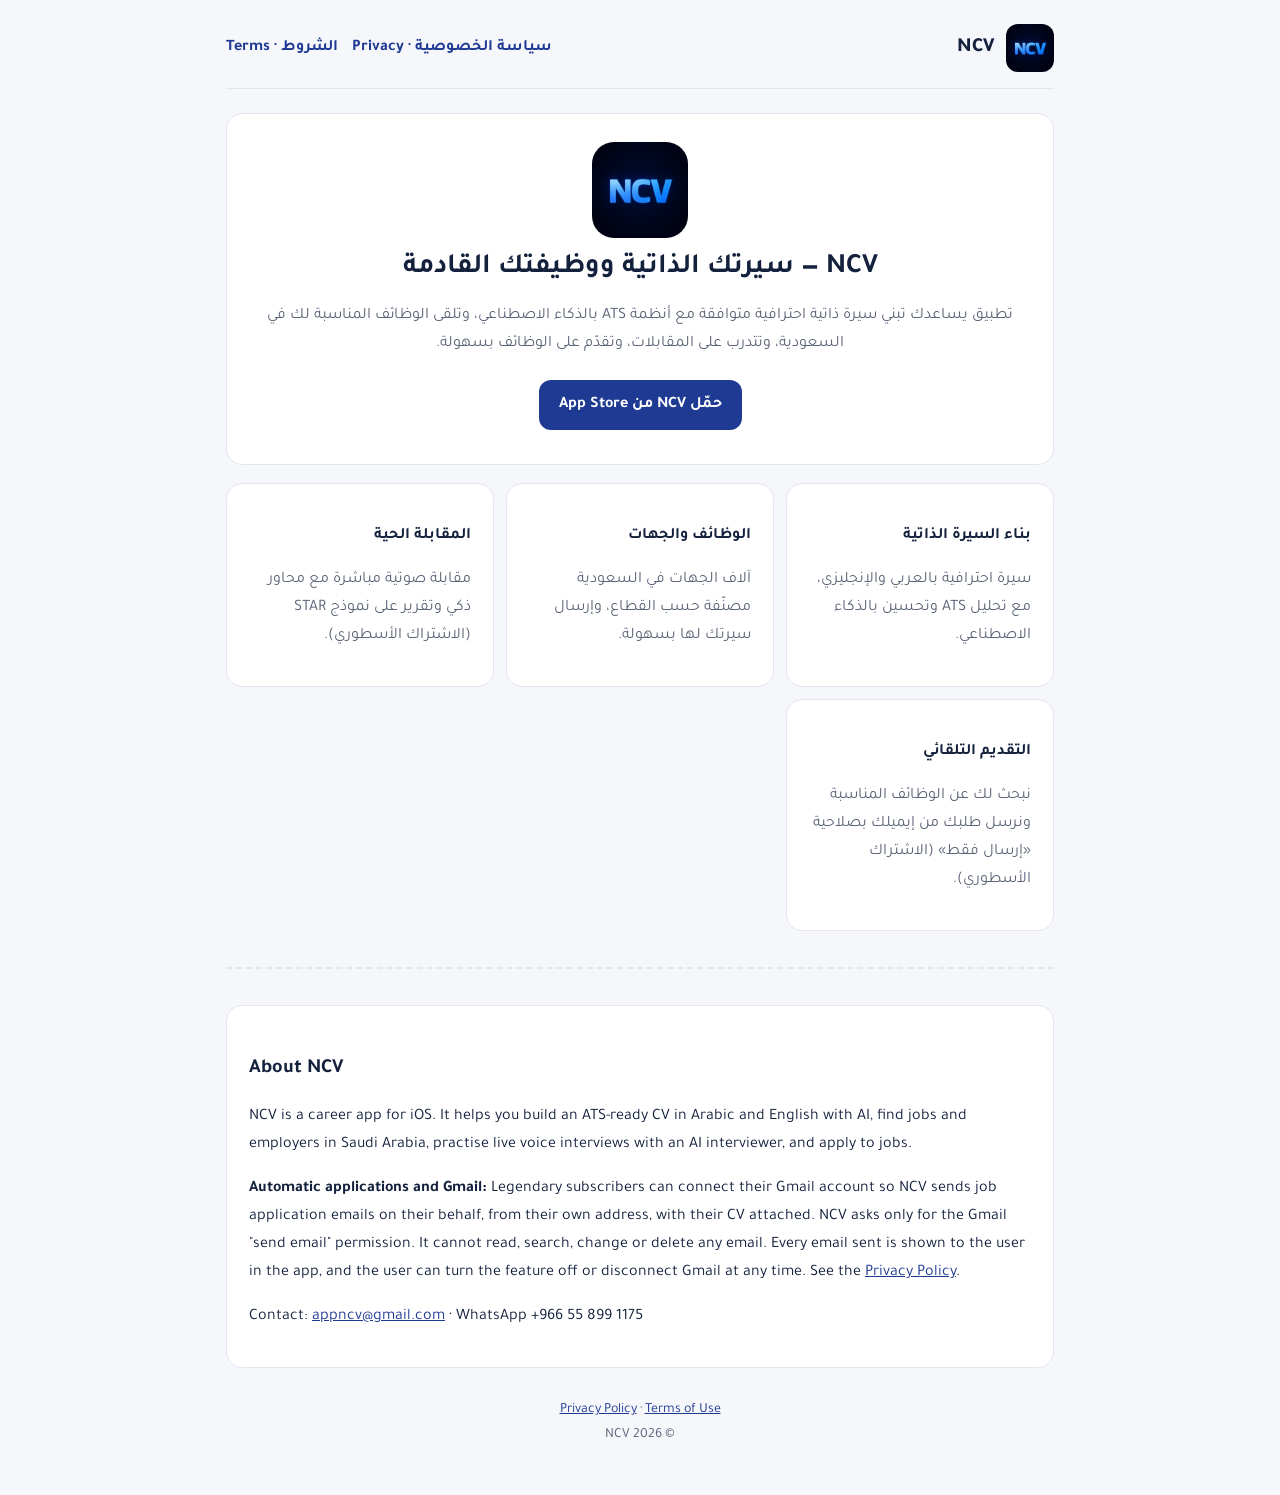
<file: index.html>
<!doctype html>
<html lang="ar" dir="rtl">
<head>
  <meta charset="utf-8">
  <meta name="google-site-verification" content="tlW5N0gDcs4Izm00vb7We-b3Zbw9FSTLOO05kTjz3a8" />
  <meta name="viewport" content="width=device-width, initial-scale=1">
  <title>NCV — السيرة الذاتية والوظائف</title>
  <meta name="description" content="NCV: build an ATS-ready CV with AI, find jobs in Saudi Arabia, practise live interviews and apply automatically.">
  <link rel="icon" href="icon.png">
  <link rel="preconnect" href="https://fonts.googleapis.com">
  <link href="https://fonts.googleapis.com/css2?family=Tajawal:wght@400;500;700;800&display=swap" rel="stylesheet">
  <link rel="stylesheet" href="style.css">
</head>
<body>
  <div class="wrap">
    <header class="top">
      <img src="icon.png" alt="NCV">
      <a class="name" href="./">NCV</a>
      <nav>
        <a href="privacy.html">سياسة الخصوصية · Privacy</a>
        <a href="terms.html">الشروط · Terms</a>
      </nav>
    </header>

    <section class="card hero">
      <img src="icon.png" alt="NCV app icon">
      <h1>NCV — سيرتك الذاتية ووظيفتك القادمة</h1>
      <p class="muted">تطبيق يساعدك تبني سيرة ذاتية احترافية متوافقة مع أنظمة ATS بالذكاء الاصطناعي، وتلقى الوظائف المناسبة لك في السعودية، وتتدرب على المقابلات، وتقدّم على الوظائف بسهولة.</p>
      <a class="btn" href="https://apps.apple.com/app/ncv/id6786002916">حمّل NCV من App Store</a>
    </section>

    <div class="grid">
      <div class="card"><h3>بناء السيرة الذاتية</h3><p class="muted">سيرة احترافية بالعربي والإنجليزي، مع تحليل ATS وتحسين بالذكاء الاصطناعي.</p></div>
      <div class="card"><h3>الوظائف والجهات</h3><p class="muted">آلاف الجهات في السعودية مصنّفة حسب القطاع، وإرسال سيرتك لها بسهولة.</p></div>
      <div class="card"><h3>المقابلة الحية</h3><p class="muted">مقابلة صوتية مباشرة مع محاور ذكي وتقرير على نموذج STAR (الاشتراك الأسطوري).</p></div>
      <div class="card"><h3>التقديم التلقائي</h3><p class="muted">نبحث لك عن الوظائف المناسبة ونرسل طلبك من إيميلك بصلاحية «إرسال فقط» (الاشتراك الأسطوري).</p></div>
    </div>

    <hr class="lang-sep">

    <section dir="ltr" class="card">
      <h2>About NCV</h2>
      <p>NCV is a career app for iOS. It helps you build an ATS-ready CV in Arabic and English with AI, find jobs and employers in Saudi Arabia, practise live voice interviews with an AI interviewer, and apply to jobs.</p>
      <p><strong>Automatic applications and Gmail:</strong> Legendary subscribers can connect their Gmail account so NCV sends job application emails on their behalf, from their own address, with their CV attached. NCV asks only for the Gmail "send email" permission. It cannot read, search, change or delete any email. Every email sent is shown to the user in the app, and the user can turn the feature off or disconnect Gmail at any time. See the <a href="privacy.html">Privacy Policy</a>.</p>
      <p>Contact: <a href="mailto:appncv@gmail.com">appncv@gmail.com</a> · WhatsApp +966 55 899 1175</p>
    </section>

    <footer>
      <a href="privacy.html">Privacy Policy</a> · <a href="terms.html">Terms of Use</a><br>
      © 2026 NCV
    </footer>
  </div>
</body>
</html>
</file>
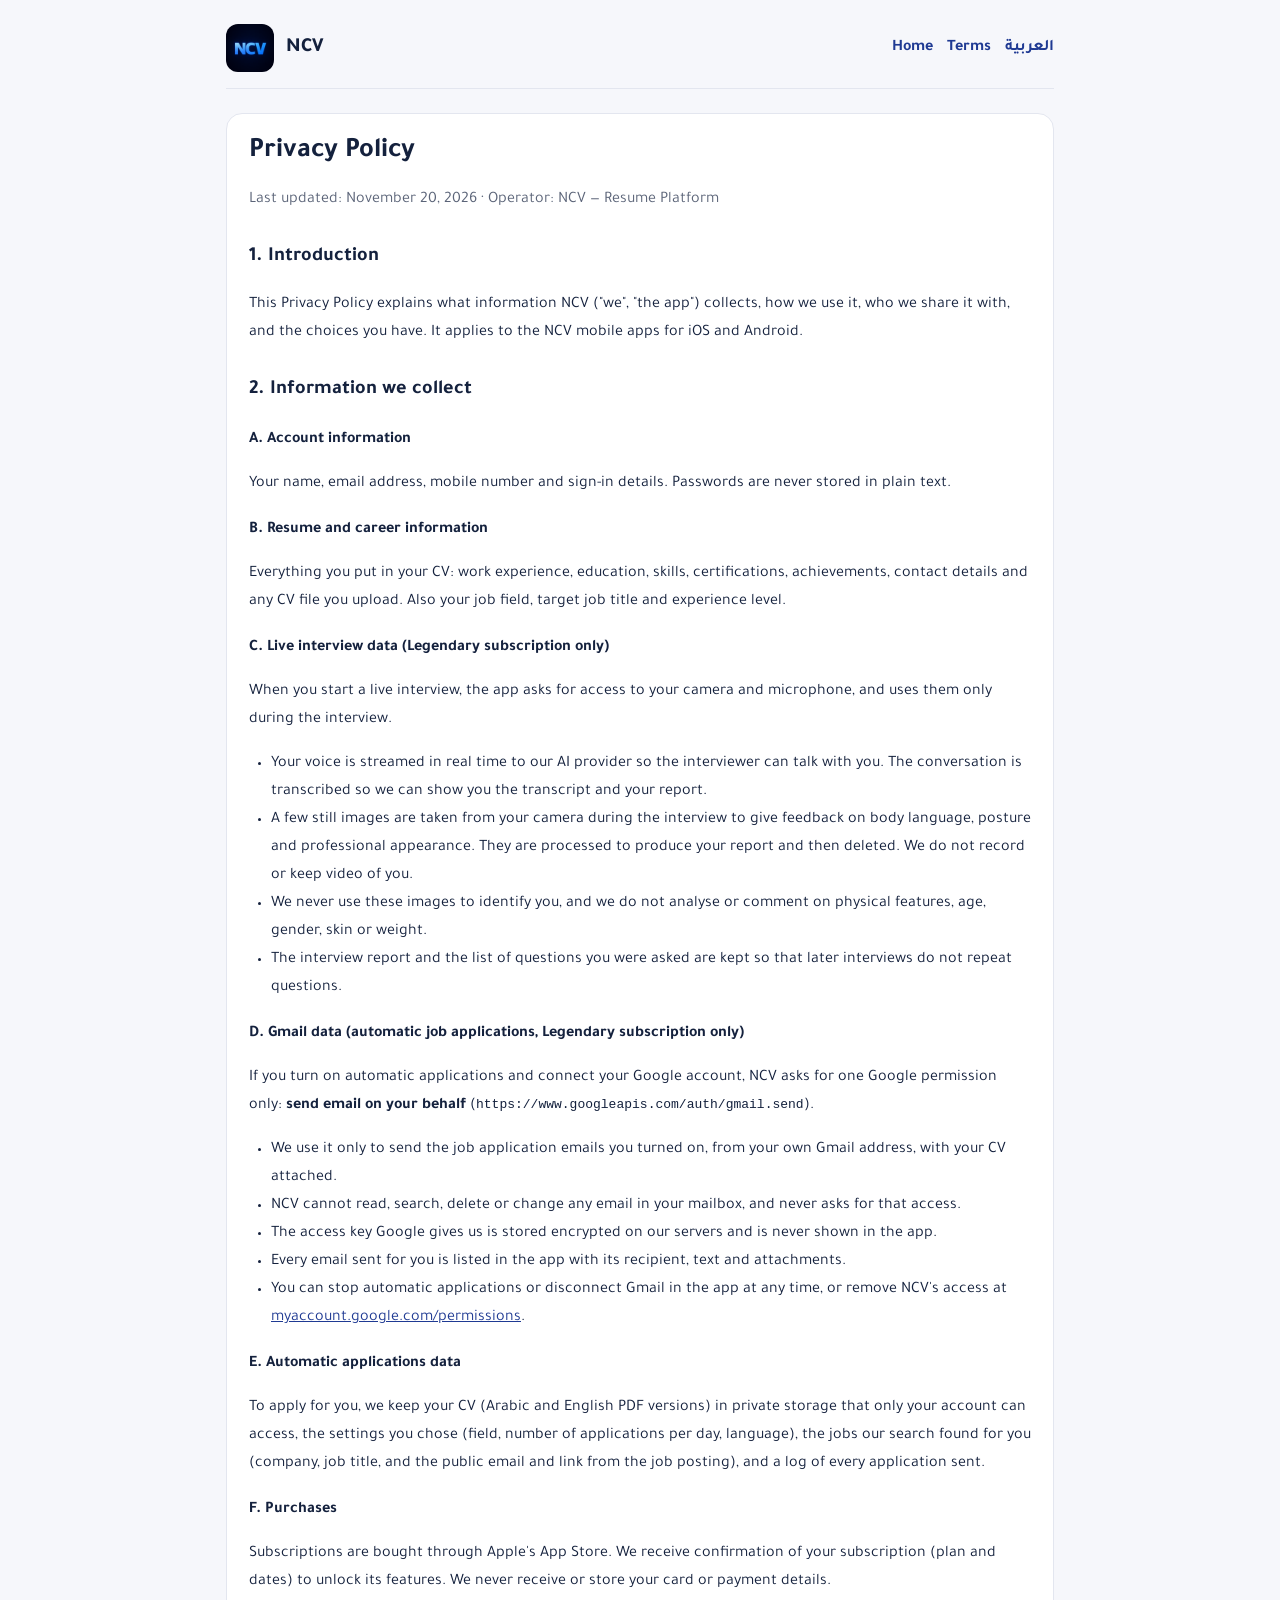
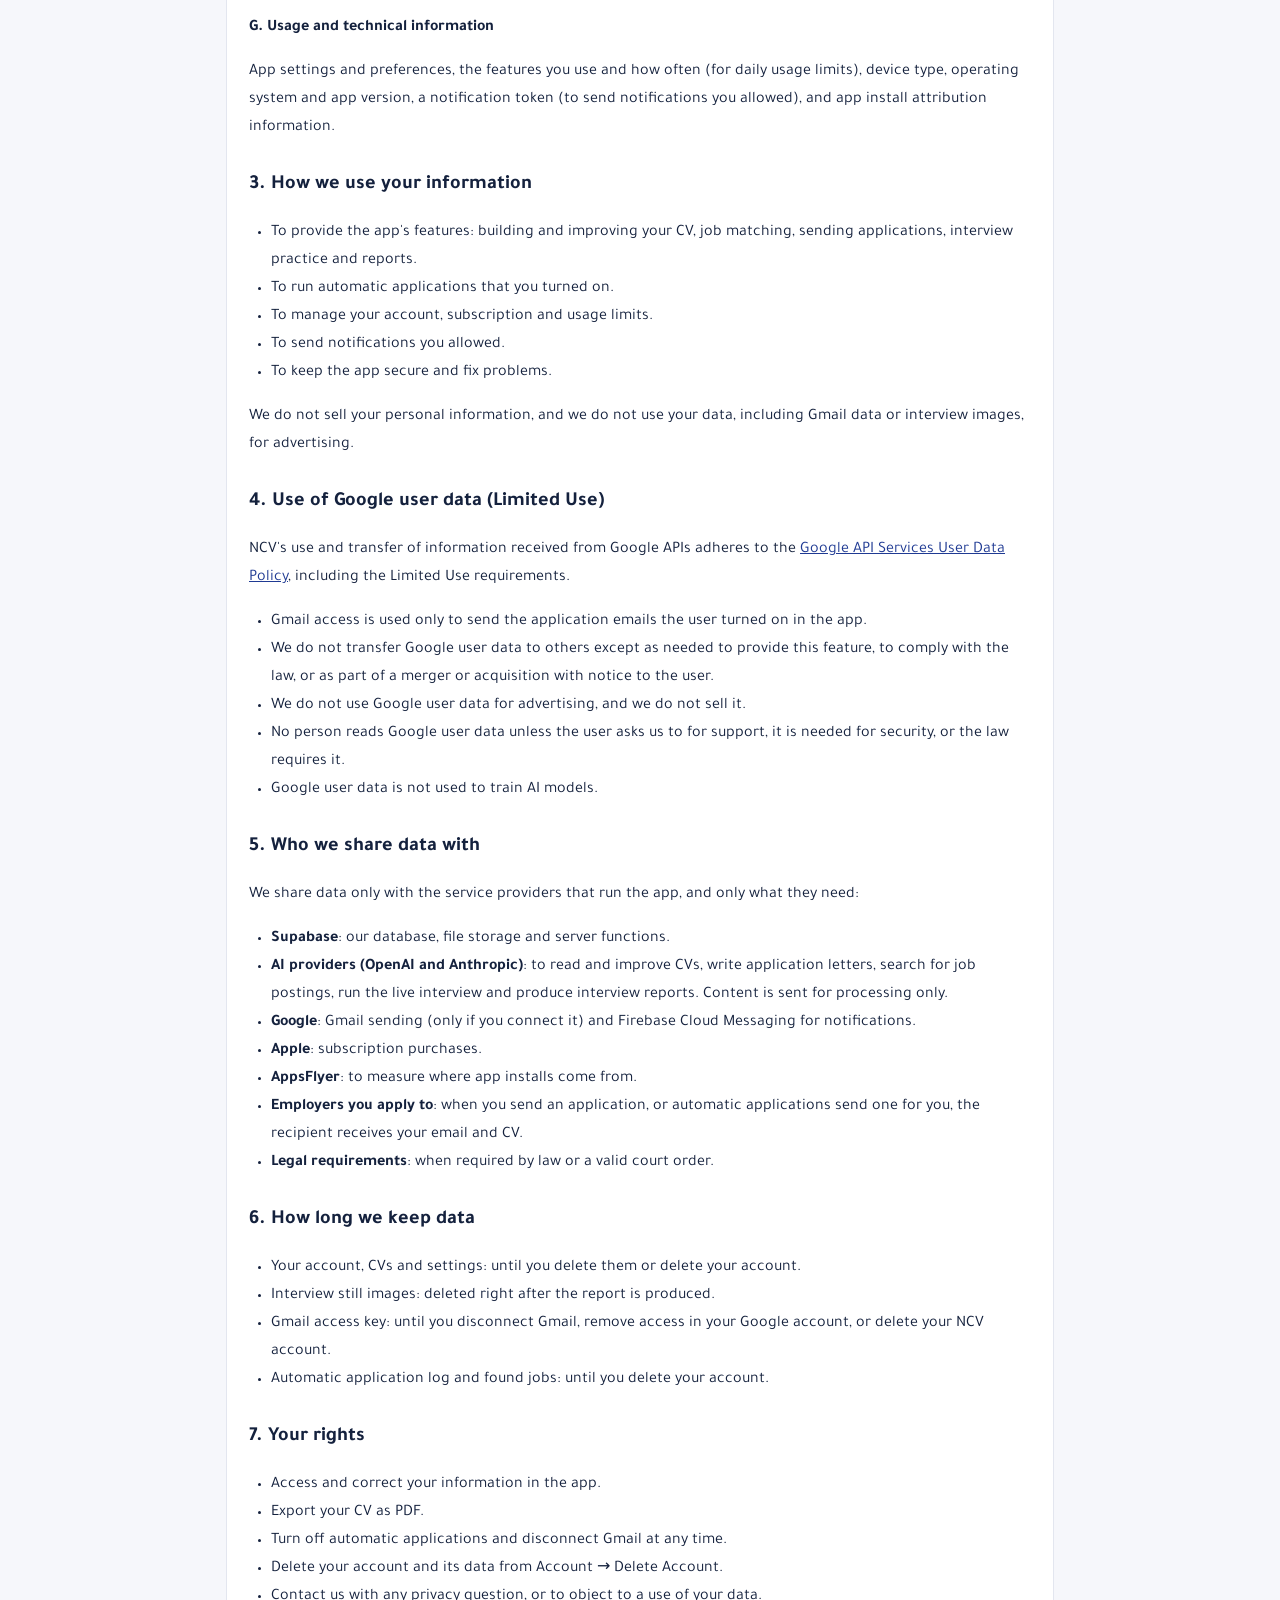
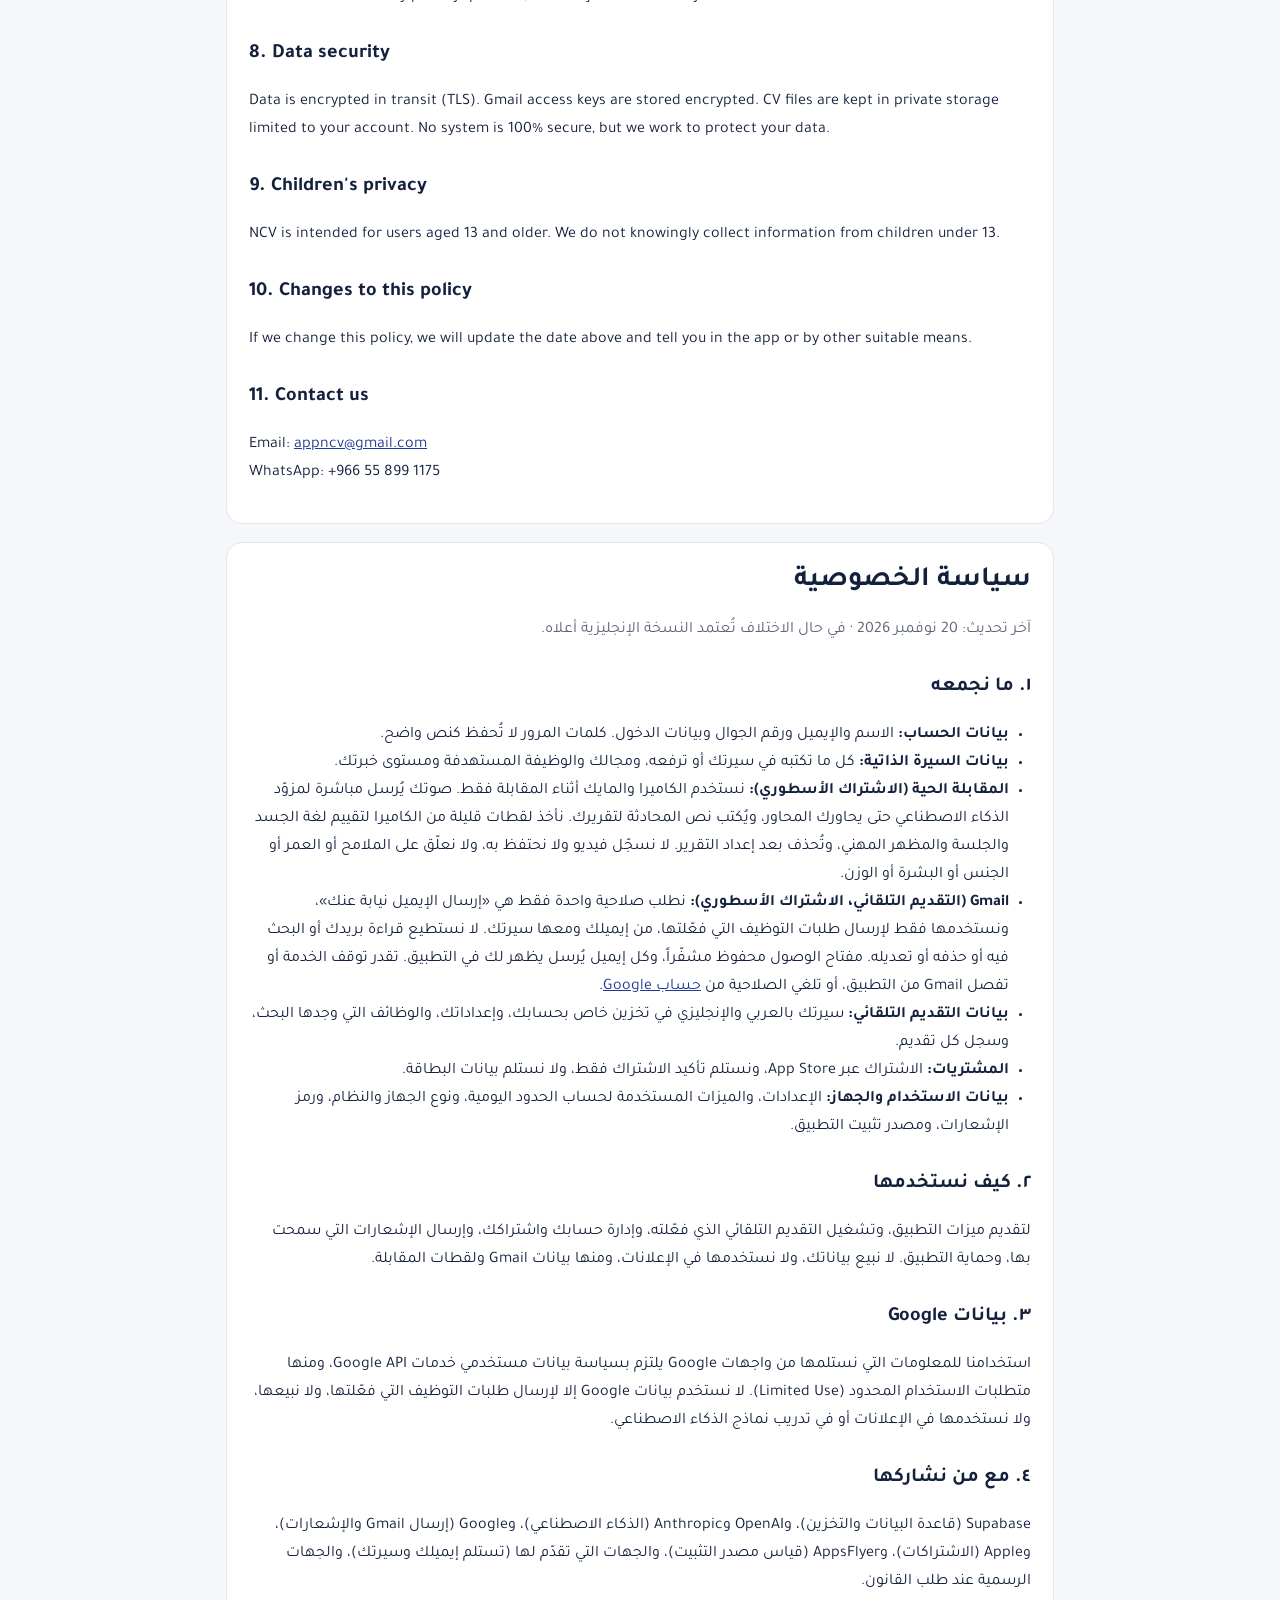
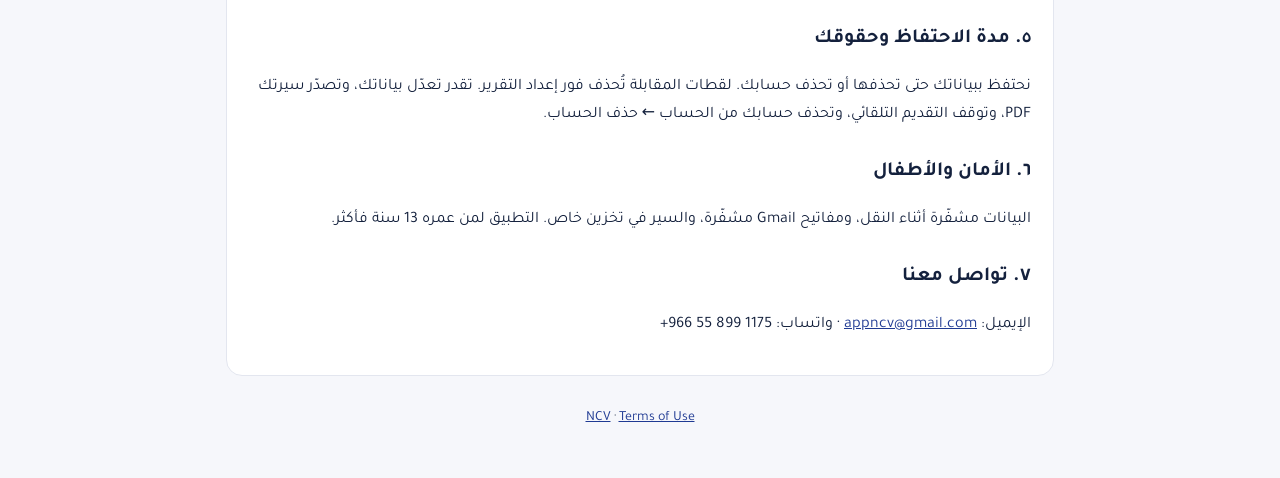
<file: privacy.html>
<!doctype html>
<html lang="en">
<head>
  <meta charset="utf-8">
  <meta name="viewport" content="width=device-width, initial-scale=1">
  <title>NCV Privacy Policy</title>
  <link rel="icon" href="icon.png">
  <link rel="preconnect" href="https://fonts.googleapis.com">
  <link href="https://fonts.googleapis.com/css2?family=Tajawal:wght@400;500;700;800&display=swap" rel="stylesheet">
  <link rel="stylesheet" href="style.css">
</head>
<body>
  <div class="wrap">
    <header class="top" dir="ltr">
      <img src="icon.png" alt="NCV">
      <a class="name" href="./">NCV</a>
      <nav>
        <a href="./">Home</a>
        <a href="terms.html">Terms</a>
        <a href="#ar">العربية</a>
      </nav>
    </header>

    <article class="card" dir="ltr">
      <h1>Privacy Policy</h1>
      <p class="muted">Last updated: November 20, 2026 · Operator: NCV — Resume Platform</p>

      <h2>1. Introduction</h2>
      <p>This Privacy Policy explains what information NCV ("we", "the app") collects, how we use it, who we share it with, and the choices you have. It applies to the NCV mobile apps for iOS and Android.</p>

      <h2>2. Information we collect</h2>
      <h3>A. Account information</h3>
      <p>Your name, email address, mobile number and sign-in details. Passwords are never stored in plain text.</p>

      <h3>B. Resume and career information</h3>
      <p>Everything you put in your CV: work experience, education, skills, certifications, achievements, contact details and any CV file you upload. Also your job field, target job title and experience level.</p>

      <h3>C. Live interview data (Legendary subscription only)</h3>
      <p>When you start a live interview, the app asks for access to your camera and microphone, and uses them only during the interview.</p>
      <ul>
        <li>Your voice is streamed in real time to our AI provider so the interviewer can talk with you. The conversation is transcribed so we can show you the transcript and your report.</li>
        <li>A few still images are taken from your camera during the interview to give feedback on body language, posture and professional appearance. They are processed to produce your report and then deleted. We do not record or keep video of you.</li>
        <li>We never use these images to identify you, and we do not analyse or comment on physical features, age, gender, skin or weight.</li>
        <li>The interview report and the list of questions you were asked are kept so that later interviews do not repeat questions.</li>
      </ul>

      <h3>D. Gmail data (automatic job applications, Legendary subscription only)</h3>
      <p>If you turn on automatic applications and connect your Google account, NCV asks for one Google permission only: <strong>send email on your behalf</strong> (<code>https://www.googleapis.com/auth/gmail.send</code>).</p>
      <ul>
        <li>We use it only to send the job application emails you turned on, from your own Gmail address, with your CV attached.</li>
        <li>NCV cannot read, search, delete or change any email in your mailbox, and never asks for that access.</li>
        <li>The access key Google gives us is stored encrypted on our servers and is never shown in the app.</li>
        <li>Every email sent for you is listed in the app with its recipient, text and attachments.</li>
        <li>You can stop automatic applications or disconnect Gmail in the app at any time, or remove NCV's access at <a href="https://myaccount.google.com/permissions">myaccount.google.com/permissions</a>.</li>
      </ul>

      <h3>E. Automatic applications data</h3>
      <p>To apply for you, we keep your CV (Arabic and English PDF versions) in private storage that only your account can access, the settings you chose (field, number of applications per day, language), the jobs our search found for you (company, job title, and the public email and link from the job posting), and a log of every application sent.</p>

      <h3>F. Purchases</h3>
      <p>Subscriptions are bought through Apple's App Store. We receive confirmation of your subscription (plan and dates) to unlock its features. We never receive or store your card or payment details.</p>

      <h3>G. Usage and technical information</h3>
      <p>App settings and preferences, the features you use and how often (for daily usage limits), device type, operating system and app version, a notification token (to send notifications you allowed), and app install attribution information.</p>

      <h2>3. How we use your information</h2>
      <ul>
        <li>To provide the app's features: building and improving your CV, job matching, sending applications, interview practice and reports.</li>
        <li>To run automatic applications that you turned on.</li>
        <li>To manage your account, subscription and usage limits.</li>
        <li>To send notifications you allowed.</li>
        <li>To keep the app secure and fix problems.</li>
      </ul>
      <p>We do not sell your personal information, and we do not use your data, including Gmail data or interview images, for advertising.</p>

      <h2>4. Use of Google user data (Limited Use)</h2>
      <p>NCV's use and transfer of information received from Google APIs adheres to the <a href="https://developers.google.com/terms/api-services-user-data-policy">Google API Services User Data Policy</a>, including the Limited Use requirements.</p>
      <ul>
        <li>Gmail access is used only to send the application emails the user turned on in the app.</li>
        <li>We do not transfer Google user data to others except as needed to provide this feature, to comply with the law, or as part of a merger or acquisition with notice to the user.</li>
        <li>We do not use Google user data for advertising, and we do not sell it.</li>
        <li>No person reads Google user data unless the user asks us to for support, it is needed for security, or the law requires it.</li>
        <li>Google user data is not used to train AI models.</li>
      </ul>

      <h2>5. Who we share data with</h2>
      <p>We share data only with the service providers that run the app, and only what they need:</p>
      <ul>
        <li><strong>Supabase</strong>: our database, file storage and server functions.</li>
        <li><strong>AI providers (OpenAI and Anthropic)</strong>: to read and improve CVs, write application letters, search for job postings, run the live interview and produce interview reports. Content is sent for processing only.</li>
        <li><strong>Google</strong>: Gmail sending (only if you connect it) and Firebase Cloud Messaging for notifications.</li>
        <li><strong>Apple</strong>: subscription purchases.</li>
        <li><strong>AppsFlyer</strong>: to measure where app installs come from.</li>
        <li><strong>Employers you apply to</strong>: when you send an application, or automatic applications send one for you, the recipient receives your email and CV.</li>
        <li><strong>Legal requirements</strong>: when required by law or a valid court order.</li>
      </ul>

      <h2>6. How long we keep data</h2>
      <ul>
        <li>Your account, CVs and settings: until you delete them or delete your account.</li>
        <li>Interview still images: deleted right after the report is produced.</li>
        <li>Gmail access key: until you disconnect Gmail, remove access in your Google account, or delete your NCV account.</li>
        <li>Automatic application log and found jobs: until you delete your account.</li>
      </ul>

      <h2>7. Your rights</h2>
      <ul>
        <li>Access and correct your information in the app.</li>
        <li>Export your CV as PDF.</li>
        <li>Turn off automatic applications and disconnect Gmail at any time.</li>
        <li>Delete your account and its data from Account → Delete Account.</li>
        <li>Contact us with any privacy question, or to object to a use of your data.</li>
      </ul>

      <h2>8. Data security</h2>
      <p>Data is encrypted in transit (TLS). Gmail access keys are stored encrypted. CV files are kept in private storage limited to your account. No system is 100% secure, but we work to protect your data.</p>

      <h2>9. Children's privacy</h2>
      <p>NCV is intended for users aged 13 and older. We do not knowingly collect information from children under 13.</p>

      <h2>10. Changes to this policy</h2>
      <p>If we change this policy, we will update the date above and tell you in the app or by other suitable means.</p>

      <h2>11. Contact us</h2>
      <p>Email: <a href="mailto:appncv@gmail.com">appncv@gmail.com</a><br>WhatsApp: +966 55 899 1175</p>
    </article>

    <article class="card" id="ar" dir="rtl" lang="ar">
      <h1>سياسة الخصوصية</h1>
      <p class="muted">آخر تحديث: 20 نوفمبر 2026 · في حال الاختلاف تُعتمد النسخة الإنجليزية أعلاه.</p>

      <h2>١. ما نجمعه</h2>
      <ul>
        <li><strong>بيانات الحساب:</strong> الاسم والإيميل ورقم الجوال وبيانات الدخول. كلمات المرور لا تُحفظ كنص واضح.</li>
        <li><strong>بيانات السيرة الذاتية:</strong> كل ما تكتبه في سيرتك أو ترفعه، ومجالك والوظيفة المستهدفة ومستوى خبرتك.</li>
        <li><strong>المقابلة الحية (الاشتراك الأسطوري):</strong> نستخدم الكاميرا والمايك أثناء المقابلة فقط. صوتك يُرسل مباشرة لمزوّد الذكاء الاصطناعي حتى يحاورك المحاور، ويُكتب نص المحادثة لتقريرك. نأخذ لقطات قليلة من الكاميرا لتقييم لغة الجسد والجلسة والمظهر المهني، وتُحذف بعد إعداد التقرير. لا نسجّل فيديو ولا نحتفظ به، ولا نعلّق على الملامح أو العمر أو الجنس أو البشرة أو الوزن.</li>
        <li><strong>Gmail (التقديم التلقائي، الاشتراك الأسطوري):</strong> نطلب صلاحية واحدة فقط هي «إرسال الإيميل نيابة عنك»، ونستخدمها فقط لإرسال طلبات التوظيف التي فعّلتها، من إيميلك ومعها سيرتك. لا نستطيع قراءة بريدك أو البحث فيه أو حذفه أو تعديله. مفتاح الوصول محفوظ مشفّراً، وكل إيميل يُرسل يظهر لك في التطبيق. تقدر توقف الخدمة أو تفصل Gmail من التطبيق، أو تلغي الصلاحية من <a href="https://myaccount.google.com/permissions">حساب Google</a>.</li>
        <li><strong>بيانات التقديم التلقائي:</strong> سيرتك بالعربي والإنجليزي في تخزين خاص بحسابك، وإعداداتك، والوظائف التي وجدها البحث، وسجل كل تقديم.</li>
        <li><strong>المشتريات:</strong> الاشتراك عبر App Store، ونستلم تأكيد الاشتراك فقط، ولا نستلم بيانات البطاقة.</li>
        <li><strong>بيانات الاستخدام والجهاز:</strong> الإعدادات، والميزات المستخدمة لحساب الحدود اليومية، ونوع الجهاز والنظام، ورمز الإشعارات، ومصدر تثبيت التطبيق.</li>
      </ul>

      <h2>٢. كيف نستخدمها</h2>
      <p>لتقديم ميزات التطبيق، وتشغيل التقديم التلقائي الذي فعّلته، وإدارة حسابك واشتراكك، وإرسال الإشعارات التي سمحت بها، وحماية التطبيق. لا نبيع بياناتك، ولا نستخدمها في الإعلانات، ومنها بيانات Gmail ولقطات المقابلة.</p>

      <h2>٣. بيانات Google</h2>
      <p>استخدامنا للمعلومات التي نستلمها من واجهات Google يلتزم بسياسة بيانات مستخدمي خدمات Google API، ومنها متطلبات الاستخدام المحدود (Limited Use). لا نستخدم بيانات Google إلا لإرسال طلبات التوظيف التي فعّلتها، ولا نبيعها، ولا نستخدمها في الإعلانات أو في تدريب نماذج الذكاء الاصطناعي.</p>

      <h2>٤. مع من نشاركها</h2>
      <p>Supabase (قاعدة البيانات والتخزين)، وOpenAI وAnthropic (الذكاء الاصطناعي)، وGoogle (إرسال Gmail والإشعارات)، وApple (الاشتراكات)، وAppsFlyer (قياس مصدر التثبيت)، والجهات التي تقدّم لها (تستلم إيميلك وسيرتك)، والجهات الرسمية عند طلب القانون.</p>

      <h2>٥. مدة الاحتفاظ وحقوقك</h2>
      <p>نحتفظ ببياناتك حتى تحذفها أو تحذف حسابك. لقطات المقابلة تُحذف فور إعداد التقرير. تقدر تعدّل بياناتك، وتصدّر سيرتك PDF، وتوقف التقديم التلقائي، وتحذف حسابك من الحساب ← حذف الحساب.</p>

      <h2>٦. الأمان والأطفال</h2>
      <p>البيانات مشفّرة أثناء النقل، ومفاتيح Gmail مشفّرة، والسير في تخزين خاص. التطبيق لمن عمره 13 سنة فأكثر.</p>

      <h2>٧. تواصل معنا</h2>
      <p>الإيميل: <a href="mailto:appncv@gmail.com">appncv@gmail.com</a> · واتساب: ‎+966 55 899 1175</p>
    </article>

    <footer><a href="./">NCV</a> · <a href="terms.html">Terms of Use</a></footer>
  </div>
</body>
</html>
</file>
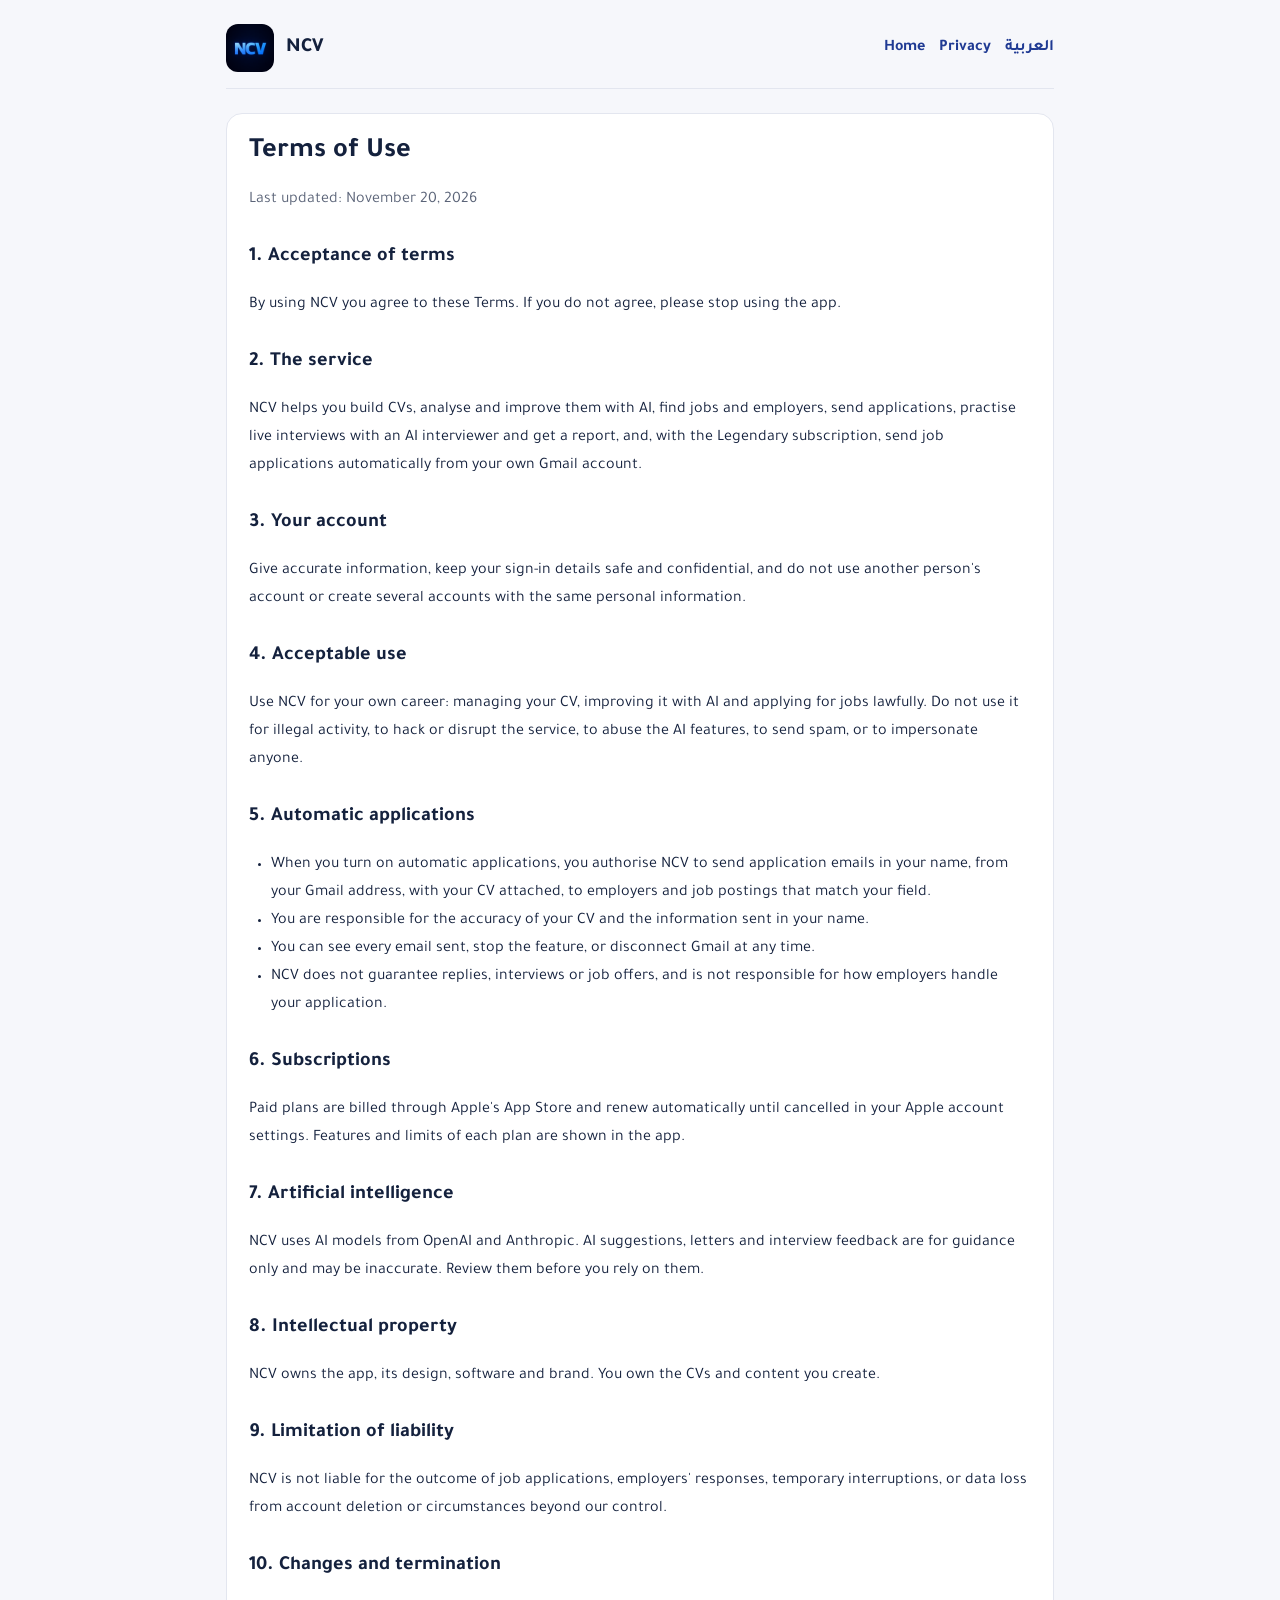
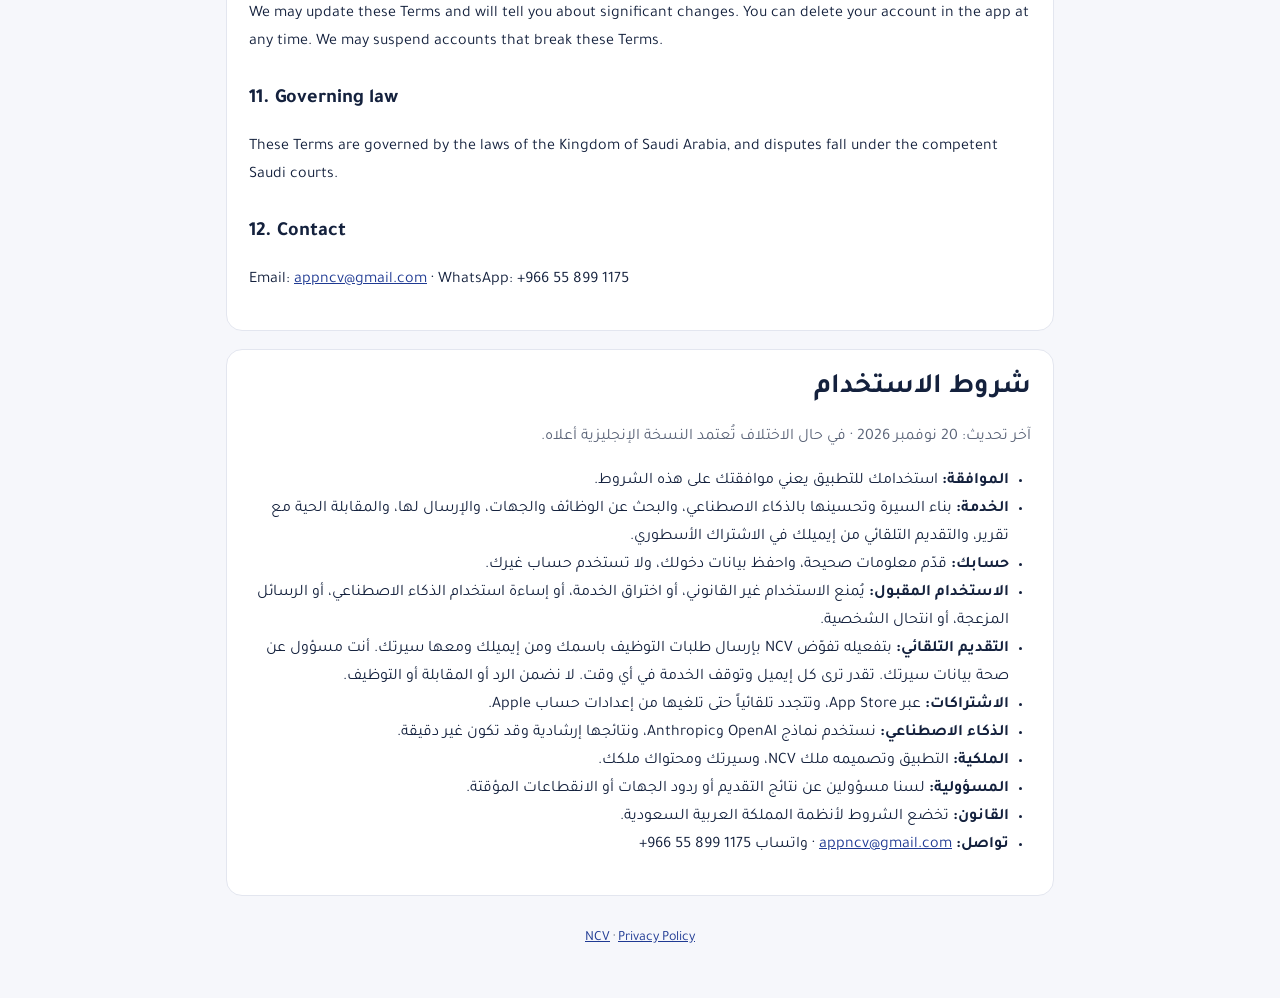
<file: terms.html>
<!doctype html>
<html lang="en">
<head>
  <meta charset="utf-8">
  <meta name="viewport" content="width=device-width, initial-scale=1">
  <title>NCV Terms of Use</title>
  <link rel="icon" href="icon.png">
  <link rel="preconnect" href="https://fonts.googleapis.com">
  <link href="https://fonts.googleapis.com/css2?family=Tajawal:wght@400;500;700;800&display=swap" rel="stylesheet">
  <link rel="stylesheet" href="style.css">
</head>
<body>
  <div class="wrap">
    <header class="top" dir="ltr">
      <img src="icon.png" alt="NCV">
      <a class="name" href="./">NCV</a>
      <nav>
        <a href="./">Home</a>
        <a href="privacy.html">Privacy</a>
        <a href="#ar">العربية</a>
      </nav>
    </header>

    <article class="card" dir="ltr">
      <h1>Terms of Use</h1>
      <p class="muted">Last updated: November 20, 2026</p>

      <h2>1. Acceptance of terms</h2>
      <p>By using NCV you agree to these Terms. If you do not agree, please stop using the app.</p>

      <h2>2. The service</h2>
      <p>NCV helps you build CVs, analyse and improve them with AI, find jobs and employers, send applications, practise live interviews with an AI interviewer and get a report, and, with the Legendary subscription, send job applications automatically from your own Gmail account.</p>

      <h2>3. Your account</h2>
      <p>Give accurate information, keep your sign-in details safe and confidential, and do not use another person's account or create several accounts with the same personal information.</p>

      <h2>4. Acceptable use</h2>
      <p>Use NCV for your own career: managing your CV, improving it with AI and applying for jobs lawfully. Do not use it for illegal activity, to hack or disrupt the service, to abuse the AI features, to send spam, or to impersonate anyone.</p>

      <h2>5. Automatic applications</h2>
      <ul>
        <li>When you turn on automatic applications, you authorise NCV to send application emails in your name, from your Gmail address, with your CV attached, to employers and job postings that match your field.</li>
        <li>You are responsible for the accuracy of your CV and the information sent in your name.</li>
        <li>You can see every email sent, stop the feature, or disconnect Gmail at any time.</li>
        <li>NCV does not guarantee replies, interviews or job offers, and is not responsible for how employers handle your application.</li>
      </ul>

      <h2>6. Subscriptions</h2>
      <p>Paid plans are billed through Apple's App Store and renew automatically until cancelled in your Apple account settings. Features and limits of each plan are shown in the app.</p>

      <h2>7. Artificial intelligence</h2>
      <p>NCV uses AI models from OpenAI and Anthropic. AI suggestions, letters and interview feedback are for guidance only and may be inaccurate. Review them before you rely on them.</p>

      <h2>8. Intellectual property</h2>
      <p>NCV owns the app, its design, software and brand. You own the CVs and content you create.</p>

      <h2>9. Limitation of liability</h2>
      <p>NCV is not liable for the outcome of job applications, employers' responses, temporary interruptions, or data loss from account deletion or circumstances beyond our control.</p>

      <h2>10. Changes and termination</h2>
      <p>We may update these Terms and will tell you about significant changes. You can delete your account in the app at any time. We may suspend accounts that break these Terms.</p>

      <h2>11. Governing law</h2>
      <p>These Terms are governed by the laws of the Kingdom of Saudi Arabia, and disputes fall under the competent Saudi courts.</p>

      <h2>12. Contact</h2>
      <p>Email: <a href="mailto:appncv@gmail.com">appncv@gmail.com</a> · WhatsApp: +966 55 899 1175</p>
    </article>

    <article class="card" id="ar" dir="rtl" lang="ar">
      <h1>شروط الاستخدام</h1>
      <p class="muted">آخر تحديث: 20 نوفمبر 2026 · في حال الاختلاف تُعتمد النسخة الإنجليزية أعلاه.</p>
      <ul>
        <li><strong>الموافقة:</strong> استخدامك للتطبيق يعني موافقتك على هذه الشروط.</li>
        <li><strong>الخدمة:</strong> بناء السيرة وتحسينها بالذكاء الاصطناعي، والبحث عن الوظائف والجهات، والإرسال لها، والمقابلة الحية مع تقرير، والتقديم التلقائي من إيميلك في الاشتراك الأسطوري.</li>
        <li><strong>حسابك:</strong> قدّم معلومات صحيحة، واحفظ بيانات دخولك، ولا تستخدم حساب غيرك.</li>
        <li><strong>الاستخدام المقبول:</strong> يُمنع الاستخدام غير القانوني، أو اختراق الخدمة، أو إساءة استخدام الذكاء الاصطناعي، أو الرسائل المزعجة، أو انتحال الشخصية.</li>
        <li><strong>التقديم التلقائي:</strong> بتفعيله تفوّض NCV بإرسال طلبات التوظيف باسمك ومن إيميلك ومعها سيرتك. أنت مسؤول عن صحة بيانات سيرتك. تقدر ترى كل إيميل وتوقف الخدمة في أي وقت. لا نضمن الرد أو المقابلة أو التوظيف.</li>
        <li><strong>الاشتراكات:</strong> عبر App Store، وتتجدد تلقائياً حتى تلغيها من إعدادات حساب Apple.</li>
        <li><strong>الذكاء الاصطناعي:</strong> نستخدم نماذج OpenAI وAnthropic، ونتائجها إرشادية وقد تكون غير دقيقة.</li>
        <li><strong>الملكية:</strong> التطبيق وتصميمه ملك NCV، وسيرتك ومحتواك ملكك.</li>
        <li><strong>المسؤولية:</strong> لسنا مسؤولين عن نتائج التقديم أو ردود الجهات أو الانقطاعات المؤقتة.</li>
        <li><strong>القانون:</strong> تخضع الشروط لأنظمة المملكة العربية السعودية.</li>
        <li><strong>تواصل:</strong> <a href="mailto:appncv@gmail.com">appncv@gmail.com</a> · واتساب ‎+966 55 899 1175</li>
      </ul>
    </article>

    <footer><a href="./">NCV</a> · <a href="privacy.html">Privacy Policy</a></footer>
  </div>
</body>
</html>
</file>
<file: style.css>
:root {
  --bg: #f6f7fb;
  --card: #ffffff;
  --text: #14213d;
  --muted: #5b6478;
  --line: #e3e6ef;
  --brand: #1f3a93;
  --gold: #c9971a;
}
@media (prefers-color-scheme: dark) {
  :root {
    --bg: #0b1430;
    --card: #111d42;
    --text: #eef1f8;
    --muted: #a8b0c4;
    --line: #22305c;
    --brand: #7da2ff;
    --gold: #e5b742;
  }
}
* { box-sizing: border-box; }
body {
  margin: 0;
  background: var(--bg);
  color: var(--text);
  font-family: "Tajawal", system-ui, -apple-system, "Segoe UI", Roboto, sans-serif;
  line-height: 1.75;
}
.wrap { max-width: 860px; margin: 0 auto; padding: 24px 16px 48px; }
header.top {
  display: flex; align-items: center; gap: 12px; flex-wrap: wrap;
  padding-bottom: 16px; border-bottom: 1px solid var(--line); margin-bottom: 24px;
}
header.top img { width: 48px; height: 48px; border-radius: 12px; }
header.top .name { font-weight: 800; font-size: 20px; color: var(--text); text-decoration: none; }
nav { margin-inline-start: auto; display: flex; gap: 14px; flex-wrap: wrap; }
nav a { color: var(--brand); text-decoration: none; font-weight: 600; }
nav a:hover { text-decoration: underline; }
.card {
  background: var(--card); border: 1px solid var(--line); border-radius: 16px;
  padding: 20px 22px; margin-bottom: 18px;
}
h1 { font-size: 28px; line-height: 1.3; margin: 0 0 6px; }
h2 { font-size: 20px; margin: 26px 0 8px; }
h3 { font-size: 16px; margin: 18px 0 6px; }
p, li { color: var(--text); }
.muted { color: var(--muted); }
a { color: var(--brand); }
ul { padding-inline-start: 22px; }
.hero { text-align: center; padding: 28px 22px; }
.hero img { width: 96px; height: 96px; border-radius: 22px; }
.btn {
  display: inline-block; background: var(--brand); color: #fff; text-decoration: none;
  font-weight: 700; padding: 11px 20px; border-radius: 12px; margin: 6px;
}
.btn.gold { background: var(--gold); color: #1b1300; }
.grid { display: grid; grid-template-columns: repeat(auto-fit, minmax(220px, 1fr)); gap: 12px; }
.grid .card { margin: 0; }
.lang-sep { border: 0; border-top: 2px dashed var(--line); margin: 36px 0; }
[dir="ltr"] { text-align: left; }
footer { text-align: center; color: var(--muted); font-size: 14px; margin-top: 30px; }
code { word-break: break-all; }
</file>
